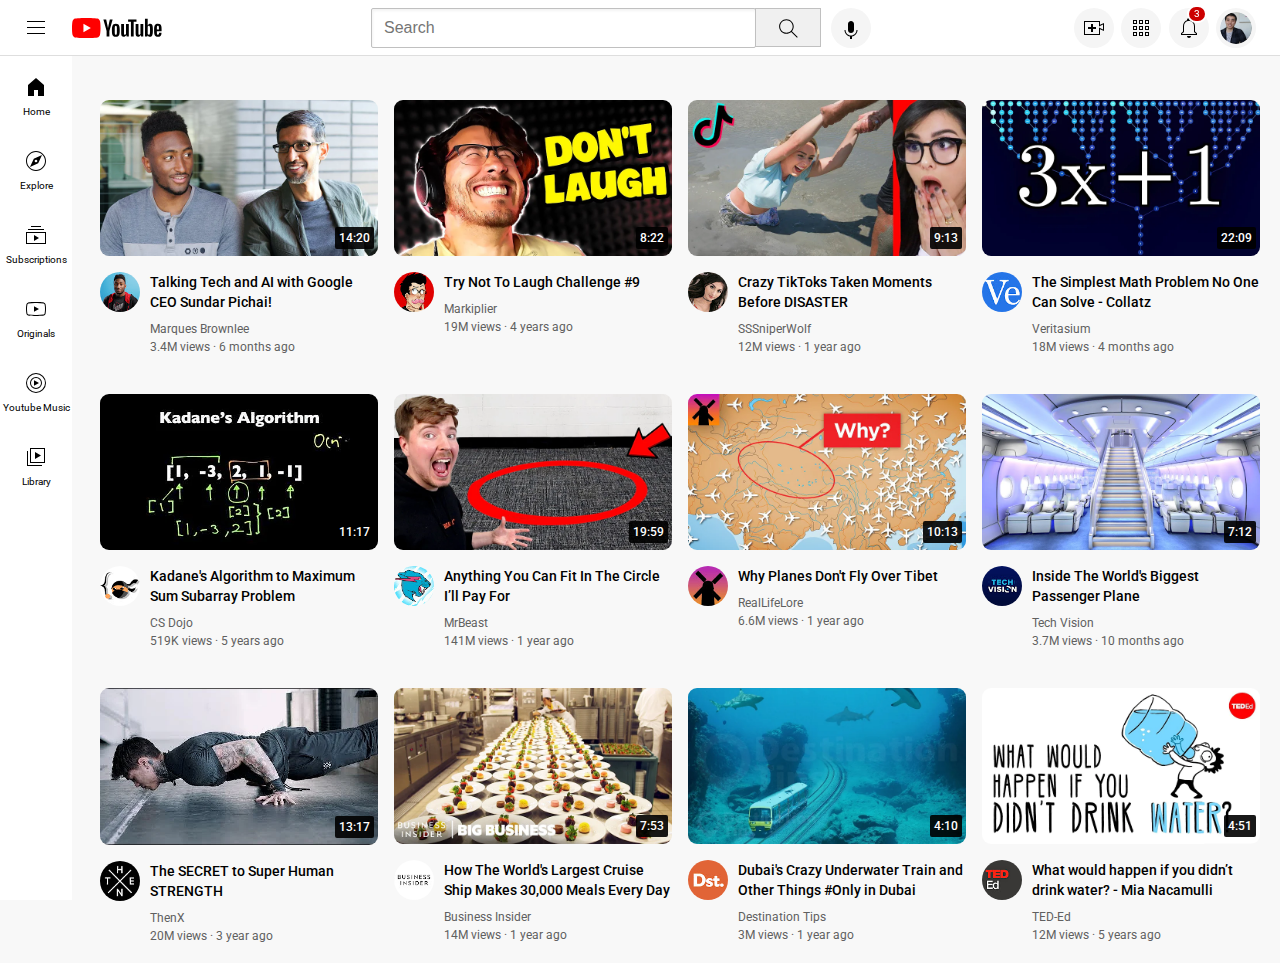
<file: index.html>
<!DOCTYPE html>
  <html lang="en">
  <head>
    <meta charset="UTF-8">
    <meta name="-viewport" content="width=device-width, initial-scale=1.0">
    <link rel="stylesheet" href="styles/general.css">
    <link rel="stylesheet" href="styles/header.css">
    <link rel="stylesheet" href="styles/video.css">
    <link rel="stylesheet" href="styles/sidebar.css">
    <link rel="preconnect" href="https://fonts.googleapis.com">
    <link rel="preconnect" href="https://fonts.gstatic.com" crossorigin>
    <link rel="icon" href="/icons/youtube-logo-2431.png" />
    <link href="https://fonts.googleapis.com/css2?family=Roboto:ital,wght@0,100..900;1,100..900&display=swap" rel="stylesheet">
    <title>Youtube.com Clone</title>
  </head>
  <body>

    <!-- header -->
    <header class="header">
      <div class="left-section">
        <img class="hamburger-menu" src="/icons/hamburger-menu.svg">
        <img class="youtube-logo" src="/icons/youtube-logo.svg">
      </div>

      <div class="middle-section"> 
        <input class="search-bar" type="text" placeholder="Search">
        <button class="search-btn">
          <img  class="search-icon" src="/icons/search.svg">
          <div class="tooltip">Search</div>
        </button>
        <button class="voice-search-btn">
          <img  class="voice-search-icon" src="icons/voice-search-icon.svg">
          <div class="tooltip">Search with your voice</div>
        </button>
      </div>

      <div class="right-section">
        <div class="tooltip-container">
          <img  class="upload-icon" src="/icons/upload.svg">
          <div class="tooltip">Create</div>
        </div>
        <div class="tooltip-container">
          <img  class="youtube-apps-icon" src="/icons/youtube-apps.svg">
          <div class="tooltip">Youtube Apps</div>
        </div>
        <div class="tooltip-container">
          <img  class="notifications-icon" src="/icons/notifications.svg">
          <div  class="notifications-count">3</div>
          <div class="tooltip">Notifications</div>
        </div>
        <div class="tooltip-container">
          <img  class="current-user-icon" src="/channel-images/my-channel.jpeg">
        </div>
      </div>
    </header>

    <!-- Sidebar -->
    <nav class="sidebar">
      <div class="sidebar-link">
        <img class="sidebar-icons" src="/icons/home.svg">
        <div>Home</div>
      </div>
      <div class="sidebar-link">
        <img class="sidebar-icons" src="/icons/explore.svg">
        <div>Explore</div>
      </div>
      <div class="sidebar-link">
        <img class="sidebar-icons" src="/icons/subscriptions.svg">
        <div>Subscriptions</div>
      </div>
      <div class="sidebar-link">
        <img class="sidebar-icons" src="/icons/originals.svg">
        <div>Originals</div>
      </div>
      <div class="sidebar-link">
        <img class="sidebar-icons" src="/icons/youtube-music.svg">
        <div>Youtube Music</div>
      </div>
      <div class="sidebar-link">
        <img class="sidebar-icons" src="/icons/library.svg">
        <div>Library</div>
      </div>
    </nav>

    <!-- Videos -->
    <main>
      <section class="video-grid">
        <div>
          <div class="thumbnail-row">
            <img class="thumbnail" src="thumbnails/thumbnail-1.webp">
            <div class="video-time">14:20 </div>
          </div>
          <div class="video-info-grid">
            <div>
              <img class="profile-pic"  src="channel-images/channel-1.jpeg">
            </div>
            <div>
              <p class="video-title">
                Talking Tech and AI with Google CEO Sundar Pichai!
              </p>
              <p class="video-author">Marques Brownlee</p>
              <p class="video-stats"> 3.4M views &middot; 6 months ago</p>
            </div>
          </div>
        </div>
    
        <div>
          <div class="thumbnail-row">
            <img class="thumbnail" src="thumbnails/thumbnail-2.webp">
            <div class="video-time">8:22 </div>
          </div>
    
          <div class="video-info-grid">
            <div>
              <img class="profile-pic"  src="channel-images/channel-2.jpeg">
            </div>
            <div>
              <p class="video-title">
                Try Not To Laugh Challenge #9
              </p>
              <p class="video-author">Markiplier</p>
              <p class="video-stats"> 19M views &middot; 4 years ago</p>
            </div>
          </div>
        </div>
    
        <div>
          <div class="thumbnail-row">
            <img class="thumbnail" src="thumbnails/thumbnail-3.webp">
            <div class="video-time">9:13 </div>
          </div>
          <div class="video-info-grid">
            <div>
              <img class="profile-pic"  src="channel-images/channel-3.jpeg">
            </div>
            <div>
              <p class="video-title">
                Crazy TikToks Taken Moments Before DISASTER
              </p>
              <p class="video-author">SSSniperWolf</p>
              <p class="video-stats"> 12M views &middot; 1 year ago</p>
            </div>
          </div>
        </div>
    
        <div>
          <div class="thumbnail-row">
            <img class="thumbnail" src="thumbnails/thumbnail-4.webp">
            <div class="video-time">22:09 </div>
          </div>
    
          <div class="video-info-grid">
            <div>
              <img class="profile-pic"  src="channel-images/channel-4.jpeg">
            </div>
            <div>
              <p class="video-title">
                The Simplest Math Problem No One Can Solve - Collatz
              </p>
              <p class="video-author">Veritasium</p>
              <p class="video-stats"> 18M views &middot; 4 months ago</p>
            </div>
          </div>
        </div>
    
        <div>
          <div class="thumbnail-row">
            <img class="thumbnail" src="thumbnails/thumbnail-5.webp">
            <div class="video-time">11:17 </div>
          </div>
          <div class="video-info-grid">
            <div>
              <img class="profile-pic"  src="channel-images/channel-5.jpeg">
            </div>
            <div>
              <p class="video-title">
                Kadane's Algorithm to Maximum Sum Subarray Problem
              </p>
              <p class="video-author">CS Dojo</p>
              <p class="video-stats"> 519K views &middot; 5 years ago</p>
            </div>
          </div>
        </div>
    
        <div>
          <div class="thumbnail-row">
            <img class="thumbnail" src="thumbnails/thumbnail-6.webp">
            <div class="video-time">19:59  </div>
          </div>
    
          <div class="video-info-grid">
            <div>
              <img class="profile-pic"  src="channel-images/channel-6.jpeg">
            </div>
            <div>
              <p class="video-title">
                Anything You Can Fit In The Circle I’ll Pay For
              </p>
              <p class="video-author">MrBeast</p>
              <p class="video-stats"> 141M views &middot; 1 year ago</p>
            </div>
          </div>
        </div>

        <div>
          <div class="thumbnail-row">
            <img class="thumbnail" src="thumbnails/thumbnail-7.webp">
            <div class="video-time">10:13  </div>
          </div>
    
          <div class="video-info-grid">
            <div>
              <img class="profile-pic"  src="channel-images/channel-7.jpeg">
            </div>
            <div>
              <p class="video-title">
                Why Planes Don't Fly Over Tibet
              </p>
              <p class="video-author">RealLifeLore</p>
              <p class="video-stats"> 6.6M views &middot; 1 year ago</p>
            </div>
          </div>
        </div>

        <div>
          <div class="thumbnail-row">
            <img class="thumbnail" src="thumbnails/thumbnail-8.webp">
            <div class="video-time">7:12  </div>
          </div>
    
          <div class="video-info-grid">
            <div>
              <img class="profile-pic"  src="channel-images/channel-8.jpeg">
            </div>
            <div>
              <p class="video-title">
                Inside The World's Biggest Passenger Plane
              </p>
              <p class="video-author">Tech Vision</p>
              <p class="video-stats">3.7M views &middot; 10 months ago</p>
            </div>
          </div>
        </div>

        <div>
          <div class="thumbnail-row">
            <img class="thumbnail" src="thumbnails/thumbnail-9.webp">
            <div class="video-time">13:17 </div>
          </div>
    
          <div class="video-info-grid">
            <div>
              <img class="profile-pic"  src="channel-images/channel-9.jpeg">
            </div>
            <div>
              <p class="video-title">
                The SECRET to Super Human STRENGTH
              </p>
              <p class="video-author">ThenX</p>
              <p class="video-stats">20M views &middot; 3 year ago</p>
            </div>
          </div>
        </div>

        <div>
          <div class="thumbnail-row">
            <img class="thumbnail" src="thumbnails/thumbnail-10.webp">
            <div class="video-time">7:53  </div>
          </div>
    
          <div class="video-info-grid">
            <div>
              <img class="profile-pic"  src="channel-images/channel-10.jpeg">
            </div>
            <div>
              <p class="video-title">
                How The World's Largest Cruise Ship Makes 30,000 Meals Every Day
              </p>
              <p class="video-author">Business Insider</p>
              <p class="video-stats">14M views &middot; 1 year ago</p>
            </div>
          </div>
        </div>

        <div>
          <div class="thumbnail-row">
            <img class="thumbnail" src="thumbnails/thumbnail-11.webp">
            <div class="video-time">4:10  </div>
          </div>
    
          <div class="video-info-grid">
            <div>
              <img class="profile-pic"  src="channel-images/channel-11.jpeg">
            </div>
            <div>
              <p class="video-title">
                Dubai's Crazy Underwater Train and Other Things #Only in Dubai
              </p>
              <p class="video-author">Destination Tips</p>
              <p class="video-stats">3M views &middot; 1 year ago</p>
            </div>
          </div>
        </div>

        <div>
          <div class="thumbnail-row">
            <img class="thumbnail" src="thumbnails/thumbnail-12.webp">
            <div class="video-time">4:51  </div>
          </div>
    
          <div class="video-info-grid">
            <div>
              <img class="profile-pic"  src="channel-images/channel-12.jpeg">
            </div>
            <div>
              <p class="video-title">
                What would happen if you didn’t drink water? - Mia Nacamulli
              </p>
              <p class="video-author">TED-Ed</p>
              <p class="video-stats">12M views &middot; 5 years ago</p>
            </div>
          </div>
        </div>
      </section>

    </main>
    
    
  </body>
  </html>
</file>
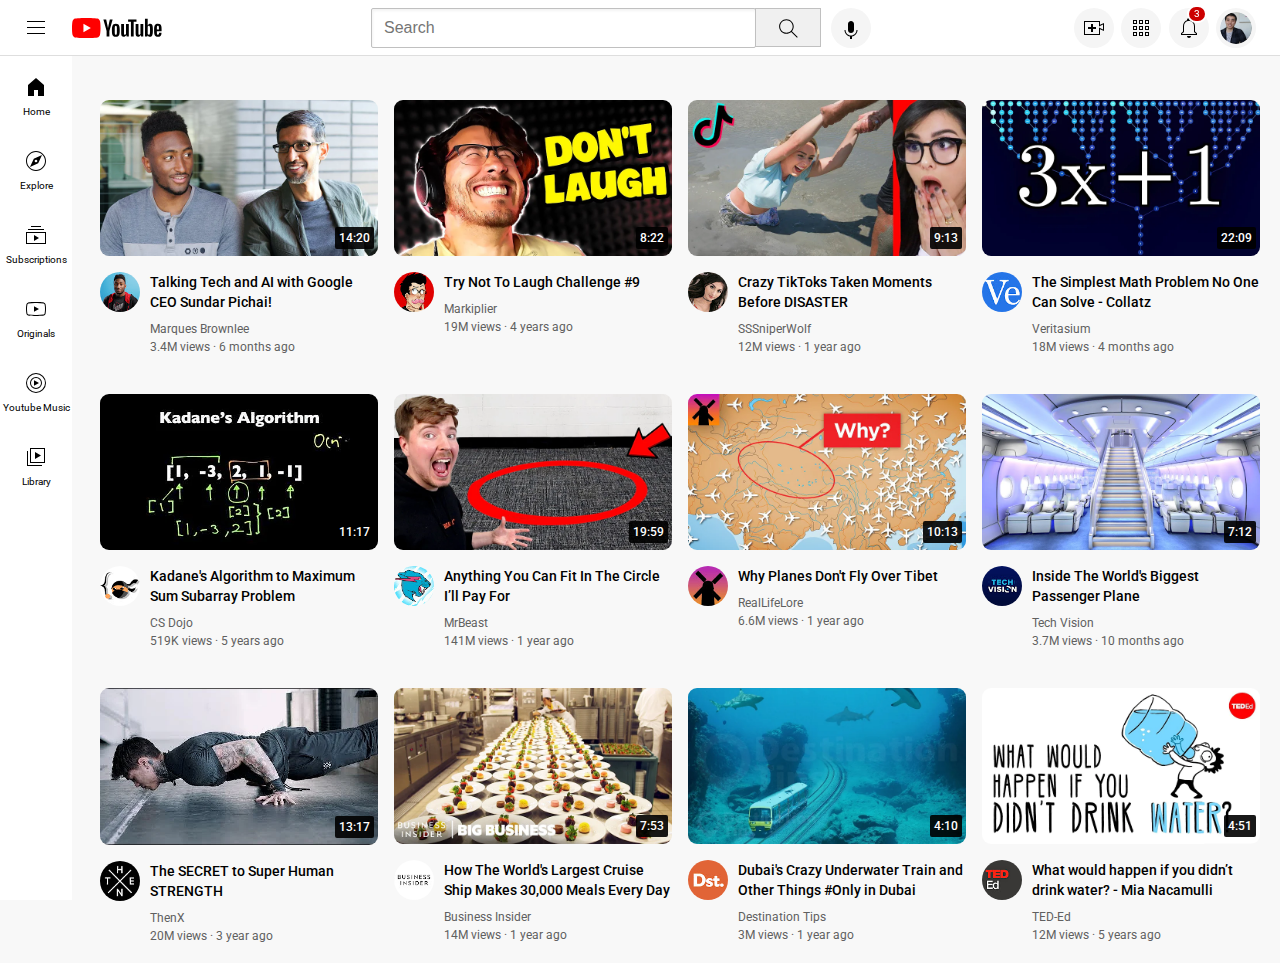
<file: youtube.html>
<!DOCTYPE html>
  <html lang="en">
  <head>
    <meta charset="UTF-8">
    <meta name="-viewport" content="width=device-width, initial-scale=1.0">
    <link rel="stylesheet" href="styles/general.css">
    <link rel="stylesheet" href="styles/header.css">
    <link rel="stylesheet" href="styles/video.css">
    <link rel="stylesheet" href="styles/sidebar.css">
    <link rel="preconnect" href="https://fonts.googleapis.com">
    <link rel="preconnect" href="https://fonts.gstatic.com" crossorigin>
    <link href="https://fonts.googleapis.com/css2?family=Roboto:ital,wght@0,100..900;1,100..900&display=swap" rel="stylesheet">
    <title>Youtube.com Clone</title>
  </head>
  <body>

    <!-- header -->
    <header class="header">
      <div class="left-section">
        <img class="hamburger-menu" src="/icons/hamburger-menu.svg">
        <img class="youtube-logo" src="/icons/youtube-logo.svg">
      </div>

      <div class="middle-section"> 
        <input class="search-bar" type="text" placeholder="Search">
        <button class="search-btn">
          <img  class="search-icon" src="/icons/search.svg">
          <div class="tooltip">Search</div>
        </button>
        <button class="voice-search-btn">
          <img  class="voice-search-icon" src="icons/voice-search-icon.svg">
          <div class="tooltip">Search with your voice</div>
        </button>
      </div>

      <div class="right-section">
        <div class="tooltip-container">
          <img  class="upload-icon" src="/icons/upload.svg">
          <div class="tooltip">Create</div>
        </div>
        <div class="tooltip-container">
          <img  class="youtube-apps-icon" src="/icons/youtube-apps.svg">
          <div class="tooltip">Youtube Apps</div>
        </div>
        <div class="tooltip-container">
          <img  class="notifications-icon" src="/icons/notifications.svg">
          <div  class="notifications-count">3</div>
          <div class="tooltip">Notifications</div>
        </div>
        <div class="tooltip-container">
          <img  class="current-user-icon" src="/channel-images/my-channel.jpeg">
        </div>
      </div>
    </header>

    <!-- Sidebar -->
    <nav class="sidebar">
      <div class="sidebar-link">
        <img class="sidebar-icons" src="/icons/home.svg">
        <div>Home</div>
      </div>
      <div class="sidebar-link">
        <img class="sidebar-icons" src="/icons/explore.svg">
        <div>Explore</div>
      </div>
      <div class="sidebar-link">
        <img class="sidebar-icons" src="/icons/subscriptions.svg">
        <div>Subscriptions</div>
      </div>
      <div class="sidebar-link">
        <img class="sidebar-icons" src="/icons/originals.svg">
        <div>Originals</div>
      </div>
      <div class="sidebar-link">
        <img class="sidebar-icons" src="/icons/youtube-music.svg">
        <div>Youtube Music</div>
      </div>
      <div class="sidebar-link">
        <img class="sidebar-icons" src="/icons/library.svg">
        <div>Library</div>
      </div>
    </nav>

    <!-- Videos -->
    <main>
      <section class="video-grid">
        <div>
          <div class="thumbnail-row">
            <img class="thumbnail" src="thumbnails/thumbnail-1.webp">
            <div class="video-time">14:20 </div>
          </div>
          <div class="video-info-grid">
            <div>
              <img class="profile-pic"  src="channel-images/channel-1.jpeg">
            </div>
            <div>
              <p class="video-title">
                Talking Tech and AI with Google CEO Sundar Pichai!
              </p>
              <p class="video-author">Marques Brownlee</p>
              <p class="video-stats"> 3.4M views &middot; 6 months ago</p>
            </div>
          </div>
        </div>
    
        <div>
          <div class="thumbnail-row">
            <img class="thumbnail" src="thumbnails/thumbnail-2.webp">
            <div class="video-time">8:22 </div>
          </div>
    
          <div class="video-info-grid">
            <div>
              <img class="profile-pic"  src="channel-images/channel-2.jpeg">
            </div>
            <div>
              <p class="video-title">
                Try Not To Laugh Challenge #9
              </p>
              <p class="video-author">Markiplier</p>
              <p class="video-stats"> 19M views &middot; 4 years ago</p>
            </div>
          </div>
        </div>
    
        <div>
          <div class="thumbnail-row">
            <img class="thumbnail" src="thumbnails/thumbnail-3.webp">
            <div class="video-time">9:13 </div>
          </div>
          <div class="video-info-grid">
            <div>
              <img class="profile-pic"  src="channel-images/channel-3.jpeg">
            </div>
            <div>
              <p class="video-title">
                Crazy TikToks Taken Moments Before DISASTER
              </p>
              <p class="video-author">SSSniperWolf</p>
              <p class="video-stats"> 12M views &middot; 1 year ago</p>
            </div>
          </div>
        </div>
    
        <div>
          <div class="thumbnail-row">
            <img class="thumbnail" src="thumbnails/thumbnail-4.webp">
            <div class="video-time">22:09 </div>
          </div>
    
          <div class="video-info-grid">
            <div>
              <img class="profile-pic"  src="channel-images/channel-4.jpeg">
            </div>
            <div>
              <p class="video-title">
                The Simplest Math Problem No One Can Solve - Collatz
              </p>
              <p class="video-author">Veritasium</p>
              <p class="video-stats"> 18M views &middot; 4 months ago</p>
            </div>
          </div>
        </div>
    
        <div>
          <div class="thumbnail-row">
            <img class="thumbnail" src="thumbnails/thumbnail-5.webp">
            <div class="video-time">11:17 </div>
          </div>
          <div class="video-info-grid">
            <div>
              <img class="profile-pic"  src="channel-images/channel-5.jpeg">
            </div>
            <div>
              <p class="video-title">
                Kadane's Algorithm to Maximum Sum Subarray Problem
              </p>
              <p class="video-author">CS Dojo</p>
              <p class="video-stats"> 519K views &middot; 5 years ago</p>
            </div>
          </div>
        </div>
    
        <div>
          <div class="thumbnail-row">
            <img class="thumbnail" src="thumbnails/thumbnail-6.webp">
            <div class="video-time">19:59  </div>
          </div>
    
          <div class="video-info-grid">
            <div>
              <img class="profile-pic"  src="channel-images/channel-6.jpeg">
            </div>
            <div>
              <p class="video-title">
                Anything You Can Fit In The Circle I’ll Pay For
              </p>
              <p class="video-author">MrBeast</p>
              <p class="video-stats"> 141M views &middot; 1 year ago</p>
            </div>
          </div>
        </div>

        <div>
          <div class="thumbnail-row">
            <img class="thumbnail" src="thumbnails/thumbnail-7.webp">
            <div class="video-time">10:13  </div>
          </div>
    
          <div class="video-info-grid">
            <div>
              <img class="profile-pic"  src="channel-images/channel-7.jpeg">
            </div>
            <div>
              <p class="video-title">
                Why Planes Don't Fly Over Tibet
              </p>
              <p class="video-author">RealLifeLore</p>
              <p class="video-stats"> 6.6M views &middot; 1 year ago</p>
            </div>
          </div>
        </div>

        <div>
          <div class="thumbnail-row">
            <img class="thumbnail" src="thumbnails/thumbnail-8.webp">
            <div class="video-time">7:12  </div>
          </div>
    
          <div class="video-info-grid">
            <div>
              <img class="profile-pic"  src="channel-images/channel-8.jpeg">
            </div>
            <div>
              <p class="video-title">
                Inside The World's Biggest Passenger Plane
              </p>
              <p class="video-author">Tech Vision</p>
              <p class="video-stats">3.7M views &middot; 10 months ago</p>
            </div>
          </div>
        </div>

        <div>
          <div class="thumbnail-row">
            <img class="thumbnail" src="thumbnails/thumbnail-9.webp">
            <div class="video-time">13:17 </div>
          </div>
    
          <div class="video-info-grid">
            <div>
              <img class="profile-pic"  src="channel-images/channel-9.jpeg">
            </div>
            <div>
              <p class="video-title">
                The SECRET to Super Human STRENGTH
              </p>
              <p class="video-author">ThenX</p>
              <p class="video-stats">20M views &middot; 3 year ago</p>
            </div>
          </div>
        </div>

        <div>
          <div class="thumbnail-row">
            <img class="thumbnail" src="thumbnails/thumbnail-10.webp">
            <div class="video-time">7:53  </div>
          </div>
    
          <div class="video-info-grid">
            <div>
              <img class="profile-pic"  src="channel-images/channel-10.jpeg">
            </div>
            <div>
              <p class="video-title">
                How The World's Largest Cruise Ship Makes 30,000 Meals Every Day
              </p>
              <p class="video-author">Business Insider</p>
              <p class="video-stats">14M views &middot; 1 year ago</p>
            </div>
          </div>
        </div>

        <div>
          <div class="thumbnail-row">
            <img class="thumbnail" src="thumbnails/thumbnail-11.webp">
            <div class="video-time">4:10  </div>
          </div>
    
          <div class="video-info-grid">
            <div>
              <img class="profile-pic"  src="channel-images/channel-11.jpeg">
            </div>
            <div>
              <p class="video-title">
                Dubai's Crazy Underwater Train and Other Things #Only in Dubai
              </p>
              <p class="video-author">Destination Tips</p>
              <p class="video-stats">3M views &middot; 1 year ago</p>
            </div>
          </div>
        </div>

        <div>
          <div class="thumbnail-row">
            <img class="thumbnail" src="thumbnails/thumbnail-12.webp">
            <div class="video-time">4:51  </div>
          </div>
    
          <div class="video-info-grid">
            <div>
              <img class="profile-pic"  src="channel-images/channel-12.jpeg">
            </div>
            <div>
              <p class="video-title">
                What would happen if you didn’t drink water? - Mia Nacamulli
              </p>
              <p class="video-author">TED-Ed</p>
              <p class="video-stats">12M views &middot; 5 years ago</p>
            </div>
          </div>
        </div>
      </section>

    </main>
    
    
  </body>
  </html>
</file>
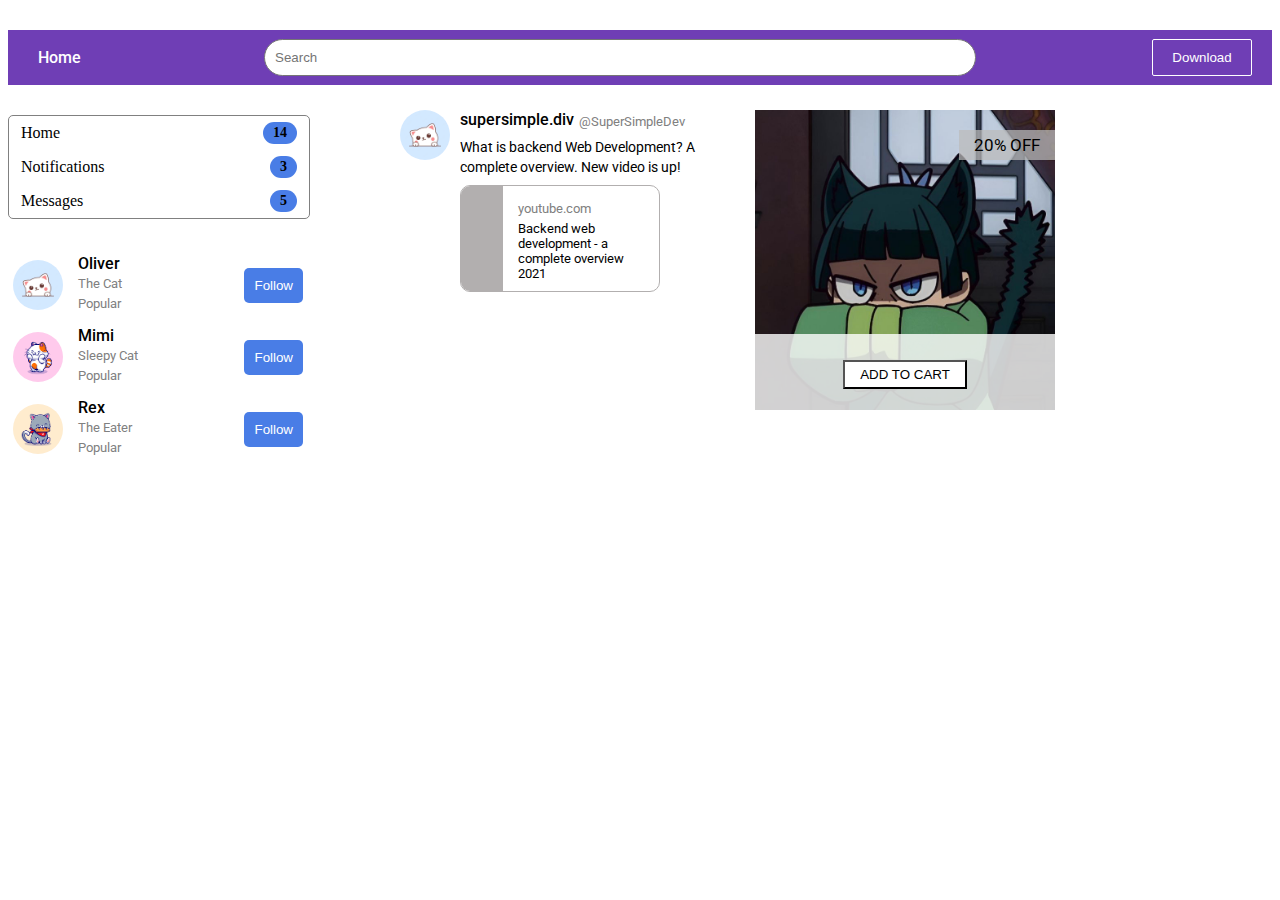
<file: practice/html/flexbox.html>
<!DOCTYPE html>
<html lang="en">
<head>
  <link rel="stylesheet" href="/practice/css/flexbox.css">
  <meta charset="UTF-8">
  <meta name="viewport" content="width=device-width, initial-scale=1.0">
  <link rel="preconnect" href="https://fonts.googleapis.com">
<link rel="preconnect" href="https://fonts.gstatic.com" crossorigin>
<link href="https://fonts.googleapis.com/css2?family=Roboto:ital,wght@0,100..900;1,100..900&display=swap" rel="stylesheet">
  <title>Flexbox</title>
</head>
<body>

<!-- purple header  -->
<div class="container">
  <p class="purple-bg-text"> Home </p>
  <input class="purple-bg-search" type="text" placeholder="Search">
  <button class="purple-bg-btn"> Download </button>
</div>

<!-- Notification -->
<div class="notif-cont">
  <div class="flexbox">
    <div>Home</div>
    <div class="notif-count"> 14</div>
  </div>
  <div class="flexbox">
    <div> Notifications</div>
    <div class="notif-count"> 3</div>
  </div>
  <div class="flexbox">
    <div>Messages</div>
    <div class="notif-count">5</div>
  </div>
</div>

<!-- Profile -->
<div class="profile-cont">
  <div class="row">
    <img class="profile" src="/channel-images/cat.jpg">
    <div class="info">
      <p class="name"> Oliver </p>
      <p class="username"> The Cat</p>
      <p class="status">Popular</p>
    </div>
    <button class="follow-btn">Follow</button>
  </div>

  <div class="row">
    <img class="profile" src="/channel-images/cat2.jpg">
    <div class="info">
      <p class="name"> Mimi </p>
      <p class="username"> Sleepy Cat</p>
      <p class="status">Popular</p>
    </div>
    <button class="follow-btn">Follow</button>
  </div>

  <div class="row">
    <img class="profile" src="/channel-images/cat3.jpg">
    <div class="info">
      <p class="name"> Rex </p>
      <p class="username"> The Eater</p>
      <p class="status">Popular</p>
    </div>
    <button class="follow-btn">Follow</button>
  </div>
</div>

<!-- Gmail inbox -->
  <div class="gmail-cont">
    
  </div>

  <!-- Tweet  -->
  <div class="tweet">
    <div class="row1">
      <img class="profile" src="/channel-images/cat.jpg">
    </div>

    <div class="row2">
      <div class="twt-acc">
        <p class="twt-name"> supersimple.div</p>
        <p class="twt-username"> @SuperSimpleDev</p>
      </div>
      <p class="twt-content"> 
        What is backend Web Development? A complete overview. New video is up!
      </p>
      <div class="link-preview">
        <div class="preview-img"></div>
        <div class="preview-caption">
          <p class="preview-title"> youtube.com</p>
          <p class="preview-description">
            Backend web development - a complete overview 2021
          </p>
        </div>
      </div>
    </div>

    <!-- Maomao -->
    <div class="maomao-container">
      <image class="maomao-image" src="/channel-images/maomao.jpg">
      <div class="sale">20% OFF</div>
      <div class="cart-container">
        <button class="add-cart"> ADD TO CART</button>
      </div>
    </div>
  
  </div>
    


</body>
</html>
</file>
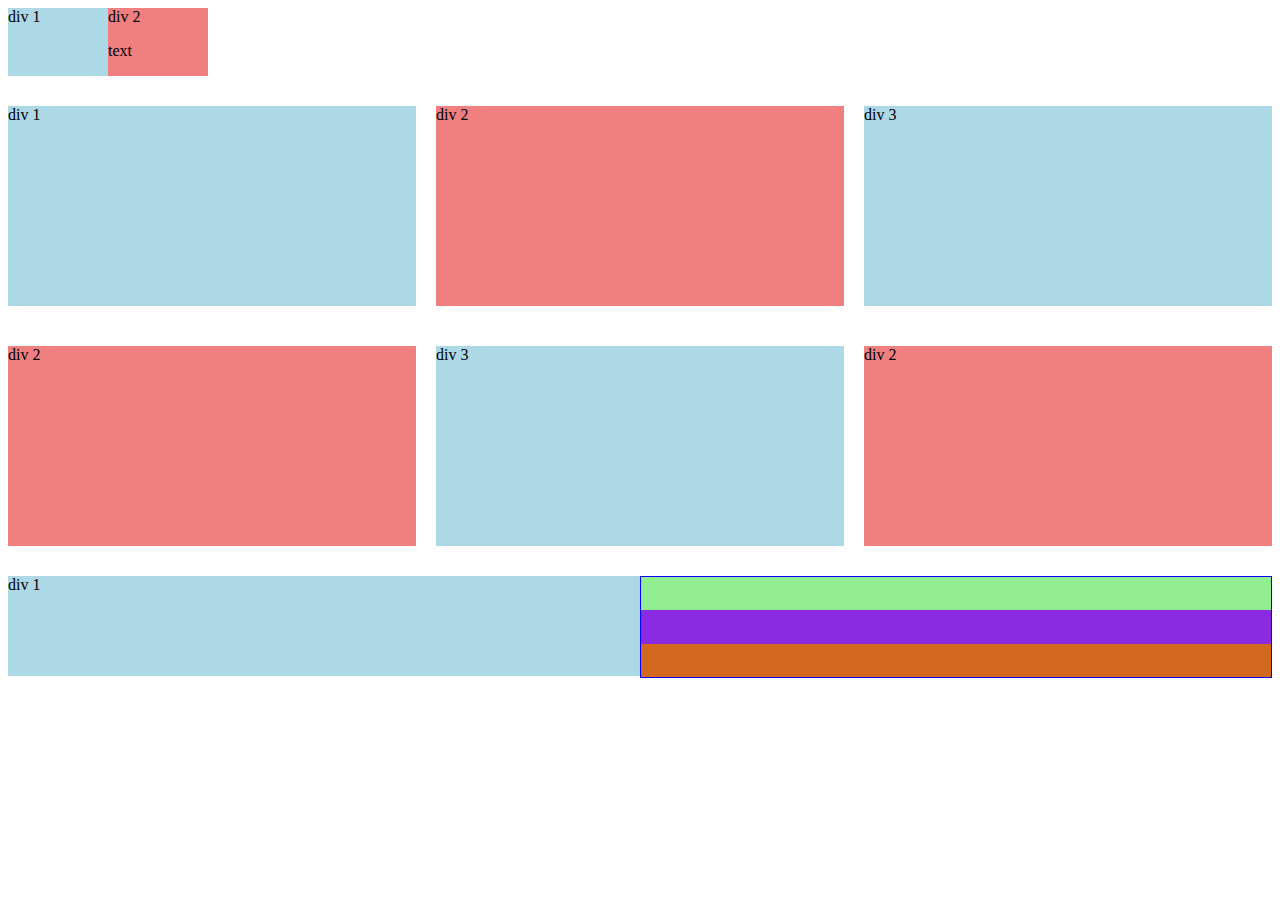
<file: practice/html/grid.html>
<!DOCTYPE html>
<html lang="en">
<head>
  <meta charset="UTF-8">
  <meta name="viewport" content="width=device-width, initial-scale=1.0">
  <title>Grid practice</title>
</head>
<body>
  <div style="
    display:grid;
    grid-template-columns: 100px 100px;">
    <div style="background-color: lightblue;">div 1</div>
    <div style="background-color: lightcoral;">div 2 <p>text</p></div>
  </div>

  <div style="
    display:grid;
    grid-template-columns: 1fr 1fr 1fr;
    margin-top: 30px;
    column-gap: 20px;
    row-gap: 40px;">
    <div style="background-color: lightblue; height:200px;">div 1</div>
    <div style="background-color: lightcoral; height:200px;">div 2 </div>
    <div style="background-color: lightblue; height:200px;">div 3</div>
    <div style="background-color: lightcoral; height:200px;">div 2 </div>
    <div style="background-color: lightblue; height:200px;">div 3</div>
    <div style="background-color: lightcoral; height:200px;">div 2 </div>
  </div>

  <div style="
  display: grid;
  grid-template-columns: 1fr 1fr;
  margin-top: 30px;">
    <div style="
    background-color: lightblue;
    height: 100px">
    div 1
    </div>
    <div style="
    display:grid;
    grid-template-rows: 1fr 1fr 1fr; 
    border-style: solid;
    border-width: 1px;
    border-color: blue;
    height: 100px;"> 
      <div style="background-color: lightgreen;"></div>
      <div style="background-color: blueviolet;"></div>
      <div style="background-color: chocolate;"></div>
    </div>
  </div>
</body>
</html>
</file>
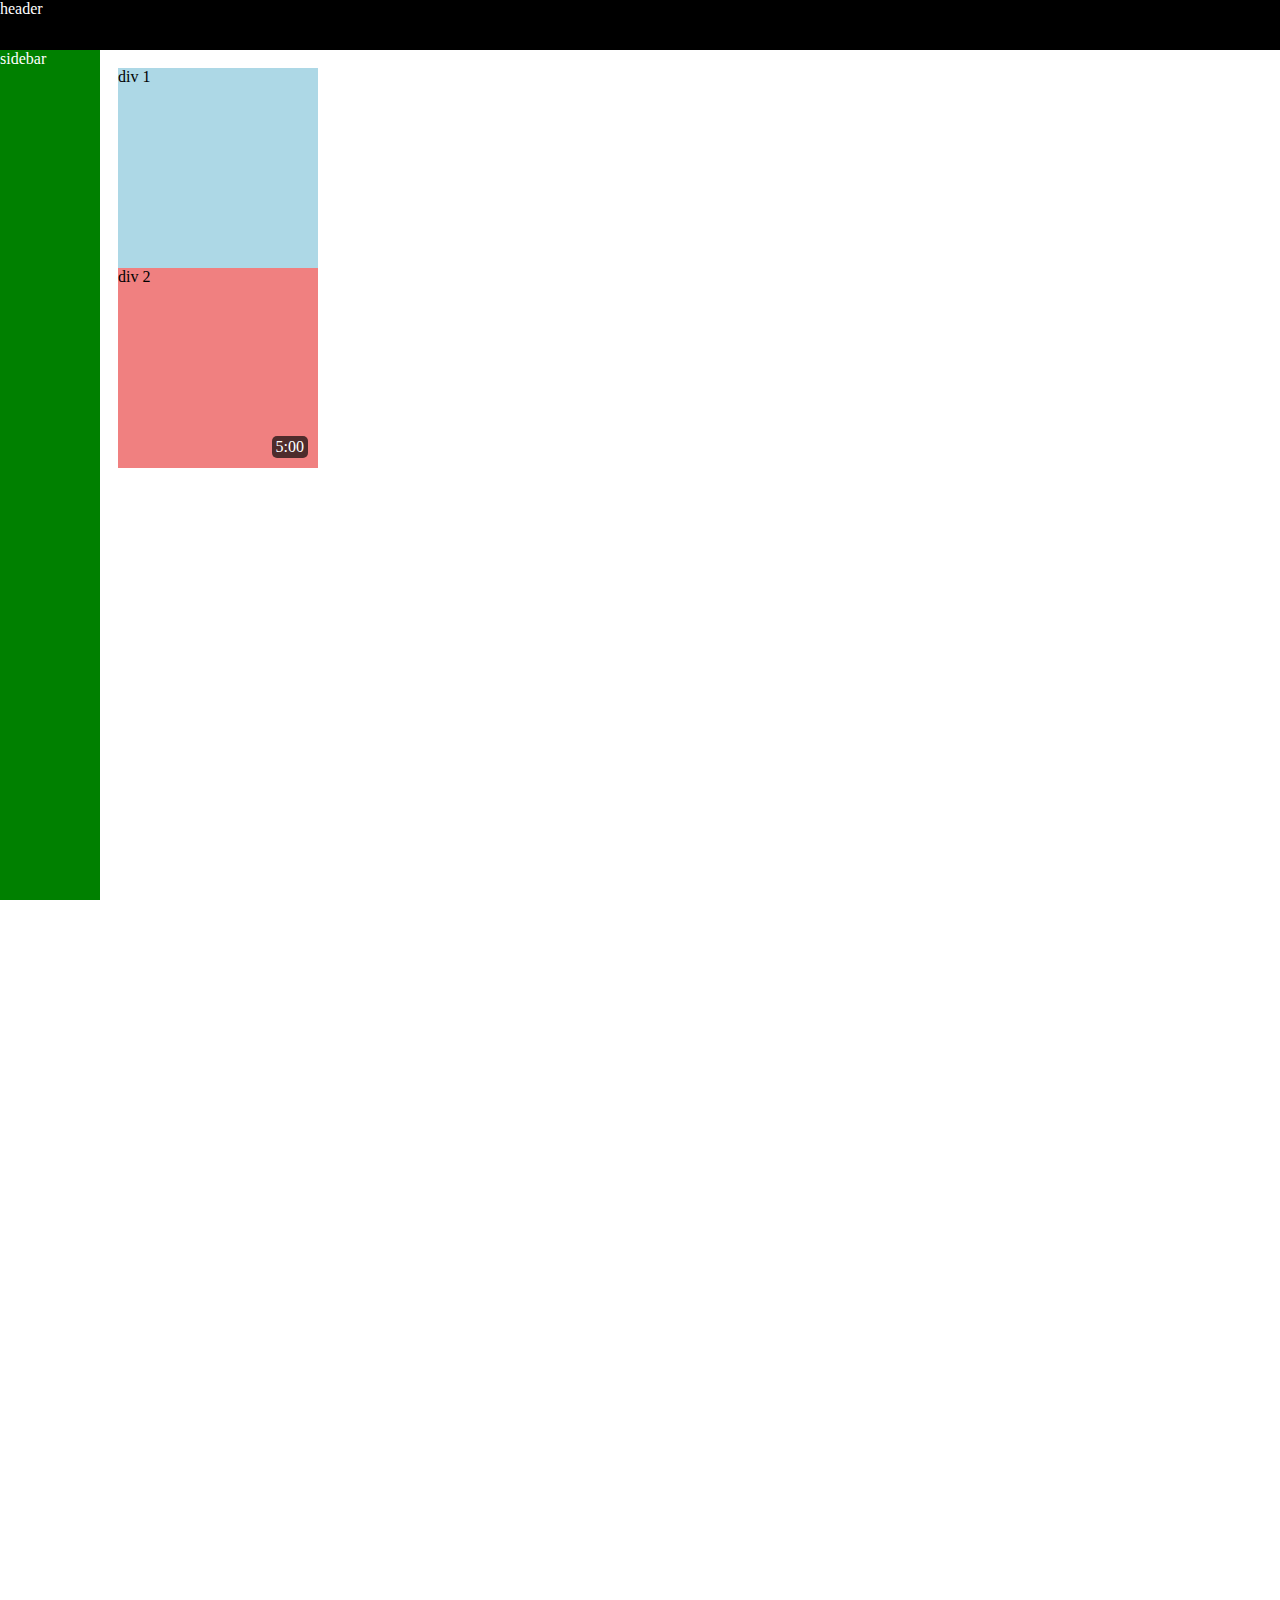
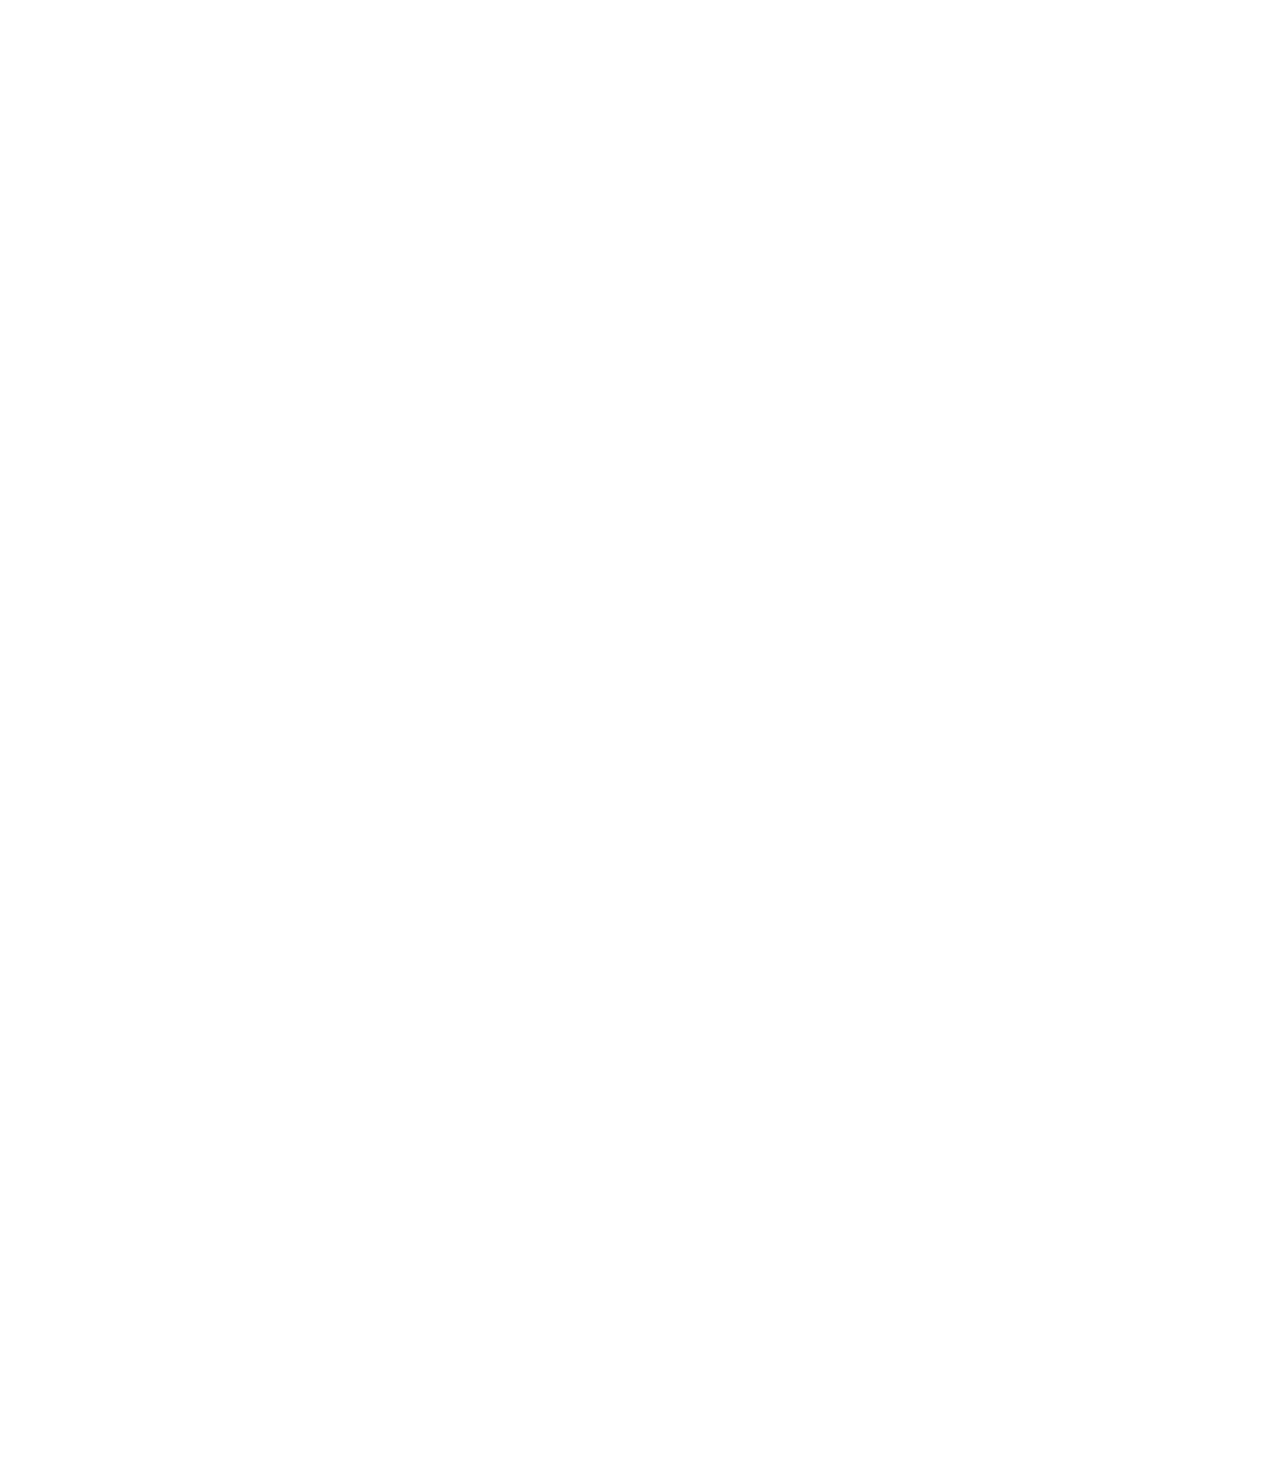
<file: practice/html/position.html>
<!DOCTYPE html>
<html lang="en">
<head>
  <meta charset="UTF-8">
  <meta name="viewport" content="width=device-width, initial-scale=1.0">
  <link rel="stylesheet" href="/practice/css/position.css">
  <title>Position practice</title>
</head>
<body>
  <div class="header">
    header
  </div>

  <div class="sidebar">
    sidebar
    
  </div>

 
  <div class="div1"> div 1</div>
  <div class="div2"> div 2
    <div class="absolute">
      5:00
    </div>
  </div>
</body>
</html>
</file>
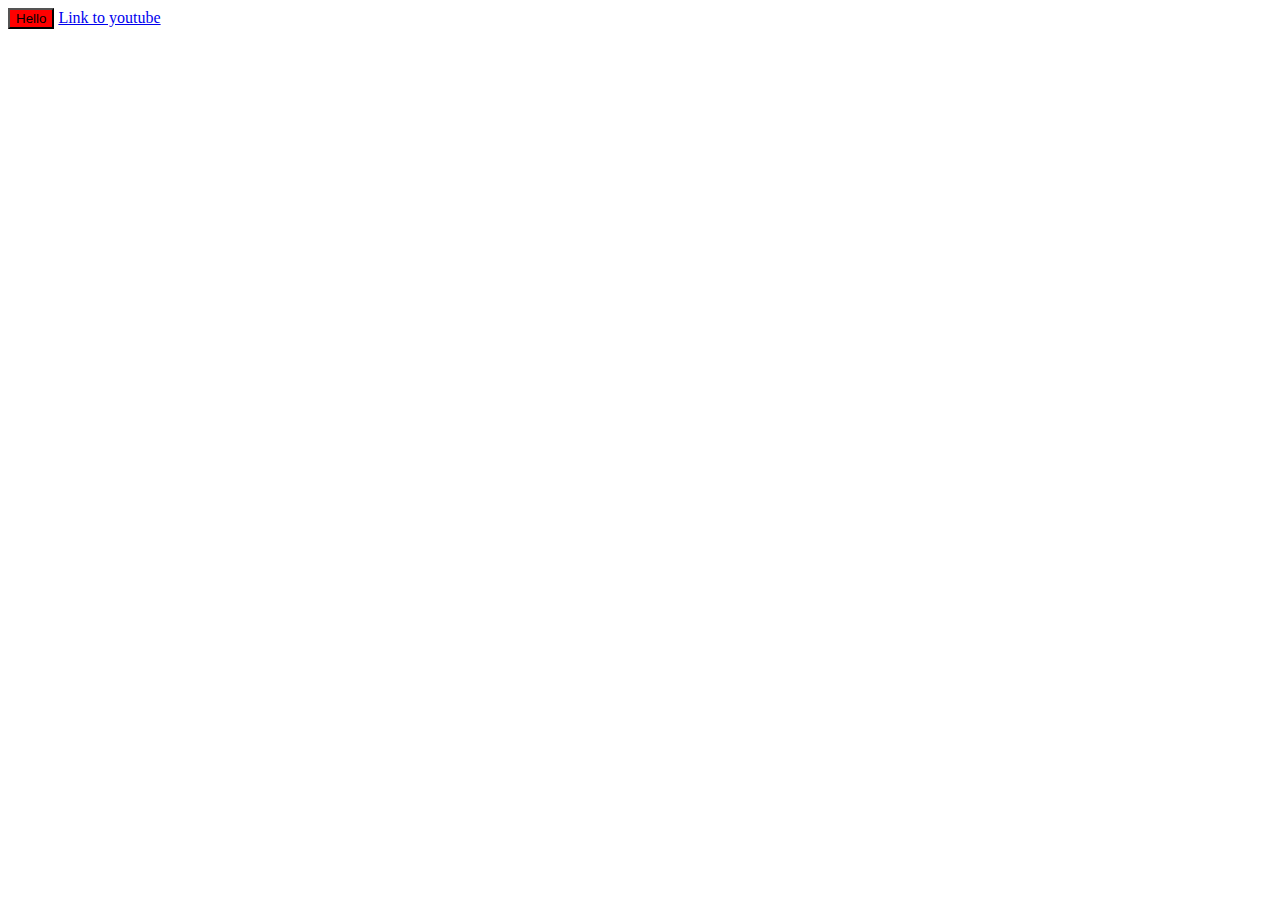
<file: practice/html/website.html>
<!DOCTYPE html>
<html lang="en">
  <head>
    <meta charset="UTF-8">
    <meta name="viewport" content="width=device-width, initial-scale=1.0">
    <title>Document</title>

    <link rel="preconnect" href="https://fonts.googleapis.com">
    <link rel="preconnect" href="https://fonts.gstatic.com" crossorigin>
    <link href="https://fonts.googleapis.com/css2?family=Roboto:ital,wght@0,100..900;1,100..900&display=swap" rel="stylesheet">

  </head>
  <style>
    button{
      background-color: red;
    }
  </style>
  <body>
    
    <button>Hello</button>
    <a href="https://www.youtube.com/" target="_blank">Link to youtube</a>
    
  </body>
</html>
</file>
<file: styles/general.css>
body{
  margin: 0;
  padding-left: 80px;
  background-color: rgb(248, 248, 248);
  padding-top: 80px;
}

p{
  margin-bottom: 0;
  margin-top: 0;
}

.thumbnail{
  width:100% ;
  
}
</file>
<file: styles/header.css>
body{
  padding-top: 80px;
  font-family: roboto, Arial, Helvetica, sans-serif;
}

.header{
  height: 55px;
  display: flex;
  flex-direction: row ;
  justify-content: space-between;
  position: fixed;
  background-color: white;
  top:0;
  left: 0;
  right: 0;
  border-bottom:1px solid rgb(222, 222, 222);
  z-index: 10;
}  

.left-section{
  display: flex;
  align-items: center;
}

.hamburger-menu{
  height: 24px;
  margin-left: 24px;
  margin-right: 24px;
  cursor: pointer;
}

.youtube-logo{
  height: 20px;
  cursor: pointer;
}

.middle-section{
  flex: 1;
  margin-left: 70px; 
  margin-right: 35px;
  max-width: 500px;
  display: flex;
  align-items: center;
}

.search-bar{
  flex:1;
  height: 36px;
  font-size: 16px;
  border: 1px solid rgb(192, 192, 192);;
  border-radius: 2px;
  box-shadow: inset 1px 2px 3px rgba(0,0,0, 0.05);
  width: 0;
}

.search-bar::placeholder{
  font-size: 16px;
  padding-left: 10px;
}

.search-btn, .voice-search-btn, .tooltip-container{
  position: relative;
}

.search-btn{
  height: 39px;
  width:66px;
  background-color: rgb( 240, 240, 240);
  border: 1px solid rgb(192, 192, 192);
  margin-left:-1px;
  margin-right: 10px;
}

.search-btn .tooltip,
.voice-search-btn .tooltip,
.tooltip-container .tooltip{
  position: absolute;
  background-color: rgba(96, 96, 96, 0.9);
  color: white;
  border-radius: 2px;
  font-size: 12px;
  opacity: 0;
  padding: 8px ;
  bottom: -50px;
  pointer-events: none;
}

.voice-search-btn .tooltip,
.tooltip-container .tooltip{
  white-space: nowrap;
}

.search-btn:hover .tooltip,
.voice-search-btn:hover .tooltip,
.tooltip-container:hover .tooltip
{
  opacity: 1;
  transition: opacity 0.15s;
}

.search-icon{
  height: 25px;
  padding-top: 5px;
}

.voice-search-btn, .tooltip-container{
  display: flex;
  flex-direction: column;
  align-items: center;
  justify-content: center;
  height: 40px;
  width:40px;
  border-radius: 20px;
  border:none;
  background-color: rgb( 245, 245, 245);
}

.voice-search-icon{
  height:24px;
  margin-top: 4px;
}

.right-section{
  display: flex;
  align-items: center;
  width: 182px;
  justify-content: space-between;
  margin-right: 24px;
  margin-left: 29px;
  flex-shrink: 0;
}

.upload-btn{
  height: 39px;
  width:66px;
}

.upload-icon{
  height: 24px;
}

.youtube-apps-icon{
  height: 24px;
}

.notifications-icon{
  height: 24px;
}

.notifications-count{
  position: absolute;
  background-color: rgb(204, 0, 0);
  border-radius: 80px;
  color: white;
  border: 2px solid white;
  font-size: 10px;
  padding: 1.5px 5px;
  top: -3px;
  right: 2px;
}

.current-user-icon {
  height: 32px;
  border-radius: 16px;
}
</file>
<file: styles/video.css>
.video-grid{
  display: grid;
  grid-template-columns: 1fr 1fr 1fr;
  column-gap: 16px;
  row-gap: 40px;
  padding: 20px;
}

@media (max-width: 750px) {
  .video-grid{
    grid-template-columns: 1fr 1fr;
  }
}

@media (min-width: 751px) and (max-width: 999px){
  .video-grid{
    grid-template-columns: 1fr 1fr 1fr 1fr;
  }
}

@media (min-width: 1000px) {
  .video-grid{
    grid-template-columns: 1fr 1fr 1fr 1fr;
  }
}

.thumbnail-row{
  margin-bottom: 12px;
  position: relative;
}

.thumbnail{
  border-radius: 9px;
}
.video-time{
  position: absolute;
  bottom: 11px;
  right: 4px;
  color: white;
  background-color: rgba(0, 0, 0, 0.9);
  font-size: 12px;
  padding: 4px;
  border-radius: 2px;
  font-weight: 500;
}

.video-info-grid{
  display: grid;
  grid-template-columns: 50px 1fr;
}

.profile-pic{
  width: 40px;
  border-radius: 50px;
}

.video-title{
  margin-top: 0;
  font-size: 14px;
  font-weight: 500;
  line-height: 20px;
}

.video-author, .video-stats{
  font-size: 12px;
  color: rgb(96, 96, 96);
}

.video-author{
  margin-top: 10px;
}

.video-stats{
  margin-top: 4px;
}
</file>
<file: styles/sidebar.css>
.sidebar{
  background-color: white;
  position: fixed;
  top: 55px;
  left: 0;
  bottom: 0;
  width: 72px;
  padding-top: 4px;
}

.sidebar-link{
  display: flex;
  justify-content: center;
  align-items: center;
  height: 74px;
  flex-direction: column;
  cursor: pointer;
}

.sidebar-link:hover{
  background-color: lightgray;
}

.sidebar-link img {
  height: 24px;
  margin-bottom: 6.5px;
}

.sidebar-link div{
  font-size: 10px;
}
</file>
<file: practice/css/flexbox.css>
.container{
  display: flex;
  flex-direction: row;
  margin-top: 30px;
  justify-content: space-between;
  align-items: center;
  height: 55px;
  background-color: rgb(111, 62, 181);
} 

p {
  font-family: roboto, Arial, Helvetica, sans-serif;
  margin-top: 0;
  margin-bottom: 0;
}

.blue-container{
  background-color: aqua;
}

.pink-container{
  background-color: lightcoral;
}

.purple-bg{
  background-color: rgb(111, 62, 181);

}

.purple-bg-text{
  width: 50px;
  font-weight: 500;
  padding-left: 30px;
  color:white;
}

.purple-bg-search{
  margin-left: 50px;
  margin-right: 50px;
  flex: 1;
  padding: 10px 0px 10px 10px;
  border-style: solid;
  border-width: 1px; 
  border-radius: 20px;
  max-width: 700px;
}

.purple-btn-cont{
  width: 100px; 
}
.purple-bg-btn{
  width: 100px;
  background-color: rgb(111, 62, 181);
  color:white;
  margin-right: 20px;
  border-style: solid;
  border-radius: 2px;
  border-width: 1px;
  border-color: white;
  padding:10px 15px 10px 15px
}

.notif-cont{
  width: 300px;
  margin-top: 30px;
  border-style: solid;
  border-width: 1px;
  border-color: gray;
  border-radius: 5px;
}

.flexbox{
  display: flex;
  flex-direction: row;
  align-items: center;
  justify-content: space-between;
  padding-top: 6px;
  padding-bottom: 6px;
  padding-left: 12px;
  padding-right: 12px;
}

.notif-count  {
  padding: 3px 10px 3px 10px;
  background-color:rgb(73, 125, 230);
  border-radius: 50px;
  font-size: 14px;
  font-weight: bold;
}

/* Profile */
.profile-cont{
  width: 300px;
  margin-top: 30px;
}

.row{
  display: flex;
  flex-direction: row;
  align-items: center;
  padding: 5px 5px 5px 5px;
  
}
.profile{
  width: 50px;
  border-radius: 50px;
  margin-right: 15px;
}

.info{
  width: 200px;
}

.name, .twt-name{
  font-weight: 500;
  margin-bottom: 3px;
}

.username, .status{
  color: gray;
  margin-bottom: 5px;
  font-size: 13px;
}

.follow-btn{
  background-color: rgb(73, 125, 230);
  color: white;
  font-weight: 500;
  border:none;
  border-radius: 5px;
  padding: 10px 10px 10px 10px  ;
}

/* Tweet */
.tweet{
  display: flex;
  flex-direction: row;
  width: 400px;
  margin-top: 30px;
  position: absolute;
  left: 400px;
  top:80px;
  
}
.row1{
  width: 50px;
  border-radius: 25px;
}

.row2{
  flex: 1;
  margin-left: 10px;
}

.twt-acc{
  display: flex;
  align-items: center;
  justify-content: space-between;
}


.twt-username{
  flex: 1;
  color: gray;
  margin-left: 5px;
  font-size: 13px;
}

.twt-content{
  margin-top: 5px;
  font-size: 14px;
  line-height: 20px;
  flex: 1;
}

.link-preview{
  display: flex;
  flex-direction: row;
  align-items: stretch;
  border-style: solid;
  border-width: 1px;
  border-radius: 10px;
  margin-top: 8px;
  border-color: rgb(178, 175, 175);;
  margin-right: 45px;
  overflow: hidden;
  
}

.preview-img{
  background-color: rgb(178, 175, 175);
  width: 100px;
  padding: 0;
}

.preview-caption{
  padding:10px 10px  10px 15px;
  display: flex;
  flex-direction: column;
}

.preview-title{
  margin-bottom: 5px;
  margin-top:5px;
  color: gray;
  font-size: 13px;
}

.preview-description{
  color: black;
  font-size: 13px;
}

.maomao-container{
  position: relative;
  margin-left: 50px;
}

.maomao-image{
  height: 300px;
}

.sale{
  position: absolute;
  background-color: rgba(188, 188, 188, 0.726) ;
  color: black;
  font-size: 17px;
  font-family: roboto, Arial, Helvetica, sans-serif;
  padding: 5px 15px 5px 15px;
  top:20px;
  right:0
}

.cart-container{
  font-family: roboto, Arial, Helvetica, sans-serif;
  position: absolute;
  bottom: 0;
  left: 0;
  right: 0;
  height: 80px;
  background-color: rgba(255, 255, 255, 0.8);
  display: flex;
  justify-content: center;
  align-items: center;

}

.add-cart{
  background-color: white;
  padding: 5px 15px 5px 15px;

}
</file>
<file: practice/css/position.css>
body{
  height:3000px;
  padding-top: 60px;
  padding-left: 110px;
}

.header{
  background-color: black;
  color: white;
  position: fixed;
  top: 0;
  right: 0;
  left: 0;
  height: 50px;
  z-index: 10;
}

.sidebar{
  background-color: green;
  color: white;
  position: fixed;
  top: 50px;
  left: 0;
  bottom: 0;
  width: 100px;
}

.absolute{
  position: absolute;
  background-color: rgba(9, 9, 9, 0.7);
  color: white;
  padding:  2px 4px 2px 4px;
  border-radius: 5px;
  border:none;
  bottom:10px;
  right: 10px;
}

.div1, .div2{
  height: 200px;
  width: 200px;
}

.div1{
  background-color: lightblue;
  position: static;
}

.div2{
  background-color: lightcoral;
  position: relative;
}
</file>
